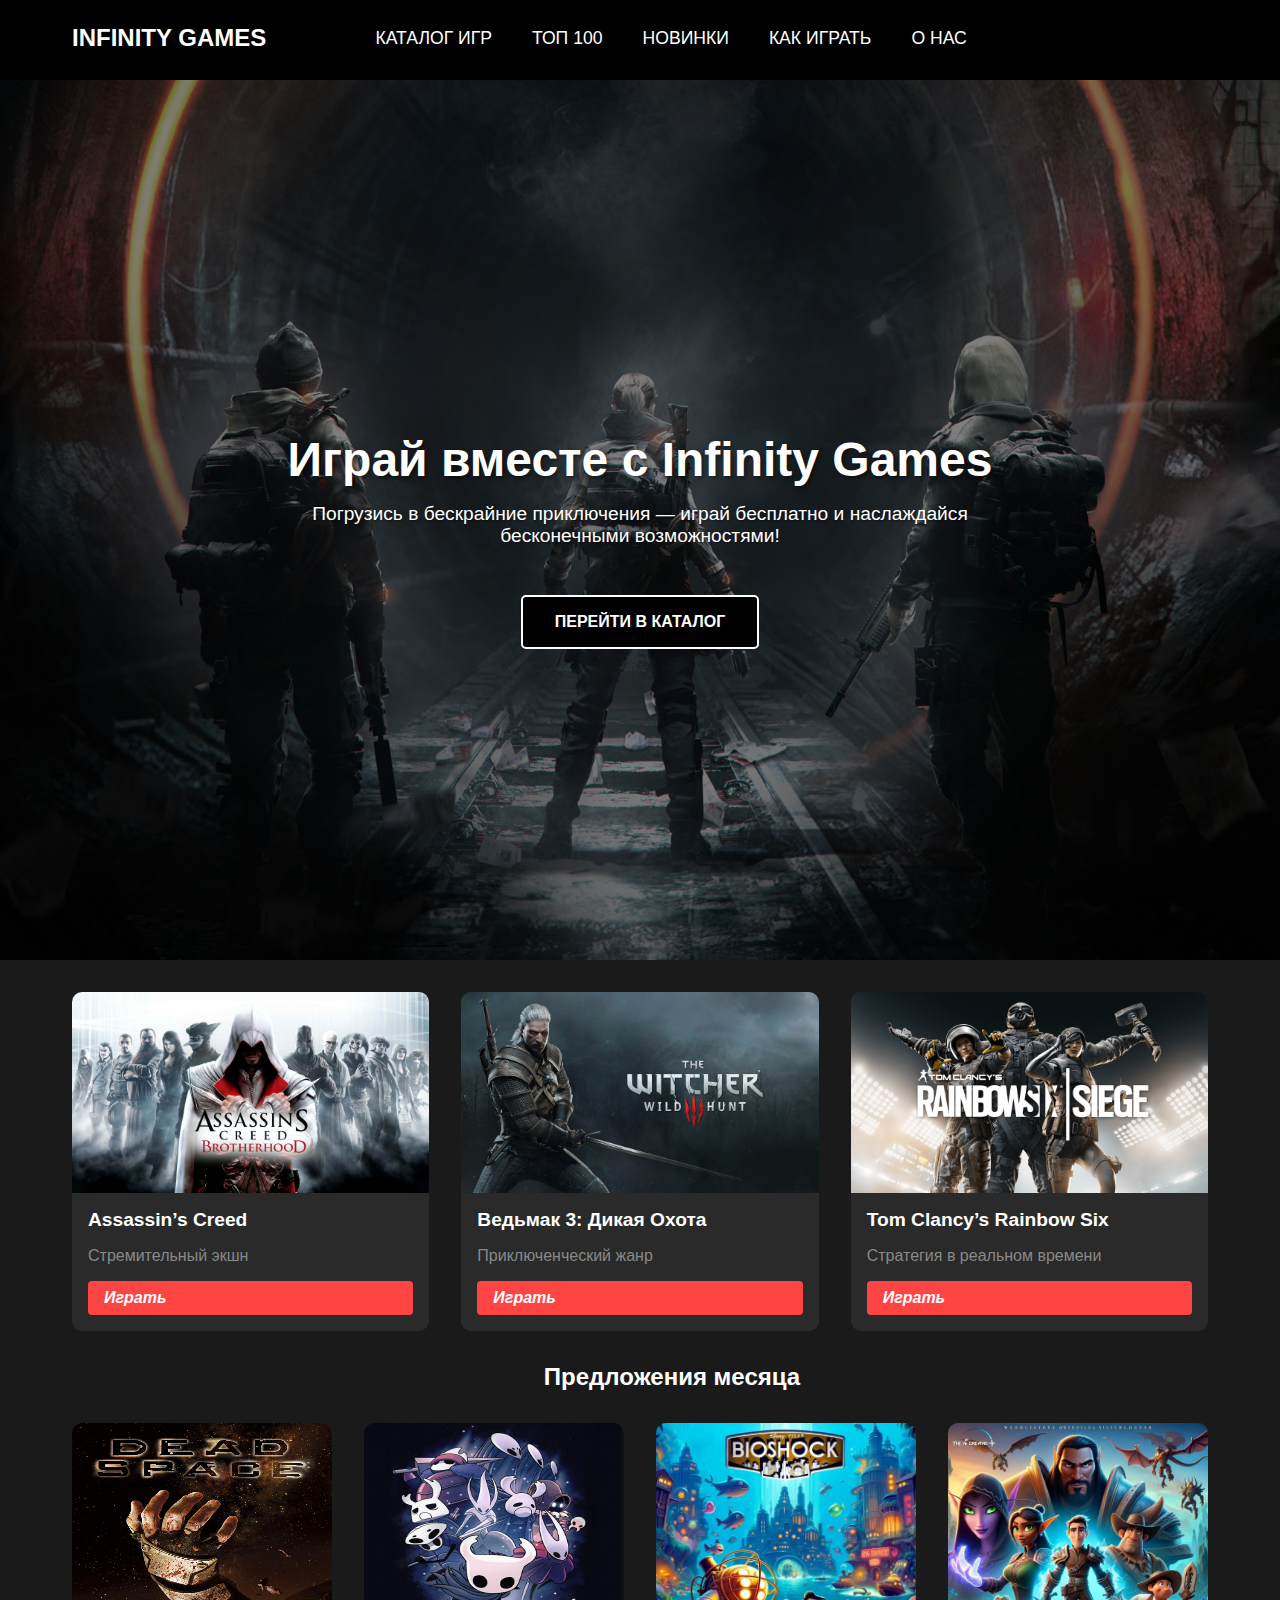
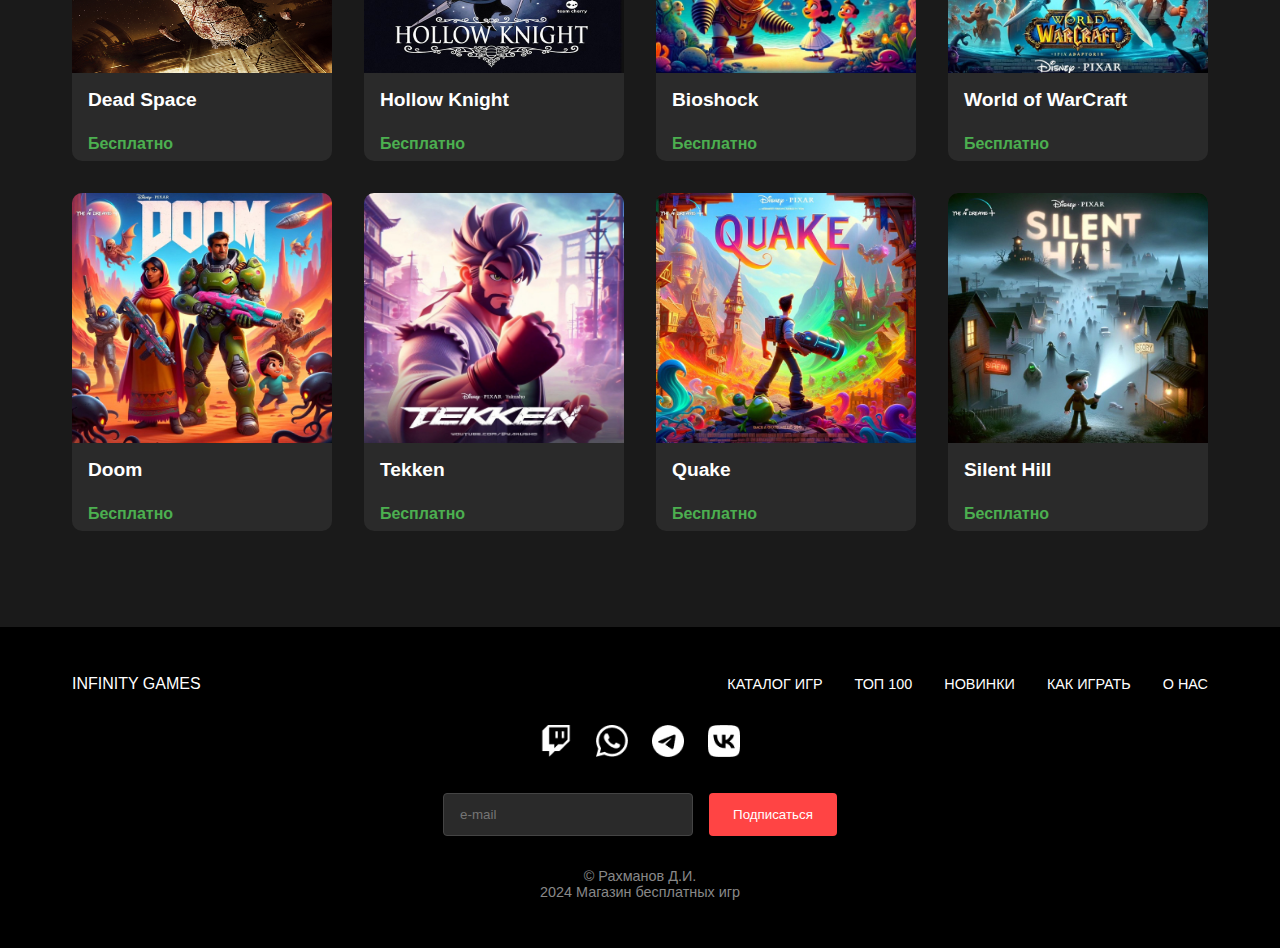
<file: index.html>
<!DOCTYPE html>
<html lang="ru">
    
<head>
    <meta charset="UTF-8">
    <meta name="viewport" content="width=device-width, initial-scale=1.0">
    <title>INFINITY GAMES</title>
    <link rel="stylesheet" href="mainstyle.css">
</head>
<body>
    <header>
        <div class="header-container">
            <div class="logo">INFINITY GAMES</div>
            <nav>
                <ul>
                    <li><a href="catalog.html">КАТАЛОГ ИГР</a></li>
                    <li><a href="#">ТОП 100</a></li>
                    <li><a href="#">НОВИНКИ</a></li>
                    <li><a href="#">КАК ИГРАТЬ</a></li>
                    <li><a href="contact.html">О НАС</a></li>
                </ul>
            </nav>
            <div class="header-icons">
                <a href="#" class="search-icon"><img src="/assets/search.png" alt="Поиск"></a>
                <a href="#" class="cart-icon"><img src="/assets/cart.png" alt="Корзина"></a>
                <a href="#" class="profile-icon"><img src="/assets/profile.png" alt="Профиль"></a>
            </div>
        </div>
    </header>

    <main>
        <section class="background">
            <div class="background-content">
                <h1>Играй вместе с Infinity Games</h1>
                <p>Погрузись в бескрайние приключения — играй бесплатно и наслаждайся бесконечными возможностями!</p>
                <a href="catalog.html" class="cta-button">ПЕРЕЙТИ В КАТАЛОГ</a>
            </div>
        </section>

        <section class="featured-games">
            <div class="games-grid">
                <div class="game-card">
                    <img src="/assets/Assassin1.jpg" alt="Assassin’s Creed ">
                    <h3>Assassin’s Creed </h3>
                    <p>Стремительный экшн</p>
                    <a href="catalog.html" class="game-link"><b><i>Играть</i></b></a>
                </div>
                <div class="game-card">
                    <img src="/assets/Vedmak.jpg" alt="Ведьмак 3: Дикая Охота">
                    <h3>Ведьмак 3: Дикая Охота</h3>
                    <p>Приключенческий жанр</p>
                    <a href="catalog.html" class="game-link"><b><i>Играть</i></b></a>
                </div>
                <div class="game-card">
                    <img src="/assets/Raibow.jpg" alt="Tom Clancy’s Rainbow Six">
                    <h3>Tom Clancy’s Rainbow Six</h3>
                    <p>Стратегия в реальном времени</p>
                    <a href="catalog.html" class="game-link"><b><i>Играть</i></b></a>
                </div>
            </div>
        </section>

        <section class="monthly-offers">
            <h2>Предложения месяца</h2>
            <div class="games-grid">
                <div class="game1-card">
                    <img src="/assets/Dead Space.jpg" alt="Dead Space">
                    <h3>Dead Space</h3>
                    <span class="price">Бесплатно</span>
                </div>
                <div class="game1-card">
                    <img src="/assets/Hollow Knight.jpg" alt="Hollow Knight">
                    <h3>Hollow Knight</h3>
                    <span class="price">Бесплатно</span>
                </div>
                <div class="game1-card">
                    <img src="/assets/Bioshock.jpg" alt="Bioshockm">
                    <h3>Bioshock</h3>
                    <span class="price">Бесплатно</span>
                </div>
                <div class="game1-card">
                    <img src="/assets/WarCraft.jpg" alt="World of WarCraft">
                    <h3>World of WarCraft</h3>
                    <span class="price">Бесплатно</span>
                </div>
                <div class="game1-card">
                    <img src="/assets/Doom.jpg" alt="Doom">
                    <h3>Doom</h3>
                    <span class="price">Бесплатно</span>
                </div>
                <div class="game1-card">
                    <img src="/assets/Tekken.jpg" alt="Tekken">
                    <h3>Tekken</h3>
                    <span class="price">Бесплатно</span>
                </div>
                <div class="game1-card">
                    <img src="/assets/Quake.jpg" alt="Quake">
                    <h3>Quake</h3>
                    <span class="price">Бесплатно</span>
                </div>
                <div class="game1-card">
                    <img src="/assets/Silent Hill.jpg" alt="Silent Hill">
                    <h3>Silent Hill</h3>
                    <span class="price">Бесплатно</span>
                </div>
            </div>
        </section>
    </main>

    <footer>
        <div class="footer-container">
            <div class="footer-top">
                <div class="footer-logo">INFINITY GAMES</div>
                <div class="footer-links">
                    <ul>
                        <li><a href="catalog.html">КАТАЛОГ ИГР</a></li>
                        <li><a href="#">ТОП 100</a></li>
                        <li><a href="#">НОВИНКИ</a></li>
                        <li><a href="#">КАК ИГРАТЬ</a></li>
                        <li><a href="contact.html">О НАС</a></li>
                    </ul>
                </div>
            </div>
            <div class="social-links">
                <a href="#" class="twitch"><img src="/assets/twitch.png" alt="Twitch"></a>
                <a href="#" class="whatsapp"><img src="/assets/whatsapp.png" alt="WhatsApp"></a>
                <a href="#" class="telegram"><img src="/assets/telegram.png" alt="Telegram"></a>
                <a href="#" class="vk"><img src="/assets/vk.png" alt="VK"></a>
            </div>
            <div class="newsletter">
                <input type="email" placeholder="e-mail">
                <button>Подписаться</button>
            </div>
            <div class="copyright">
                <p>© Рахманов Д.И.</p>
                <p>2024 Магазин бесплатных игр</p>
            </div>
        </div>
    </footer>
</body>
</html>
</file>
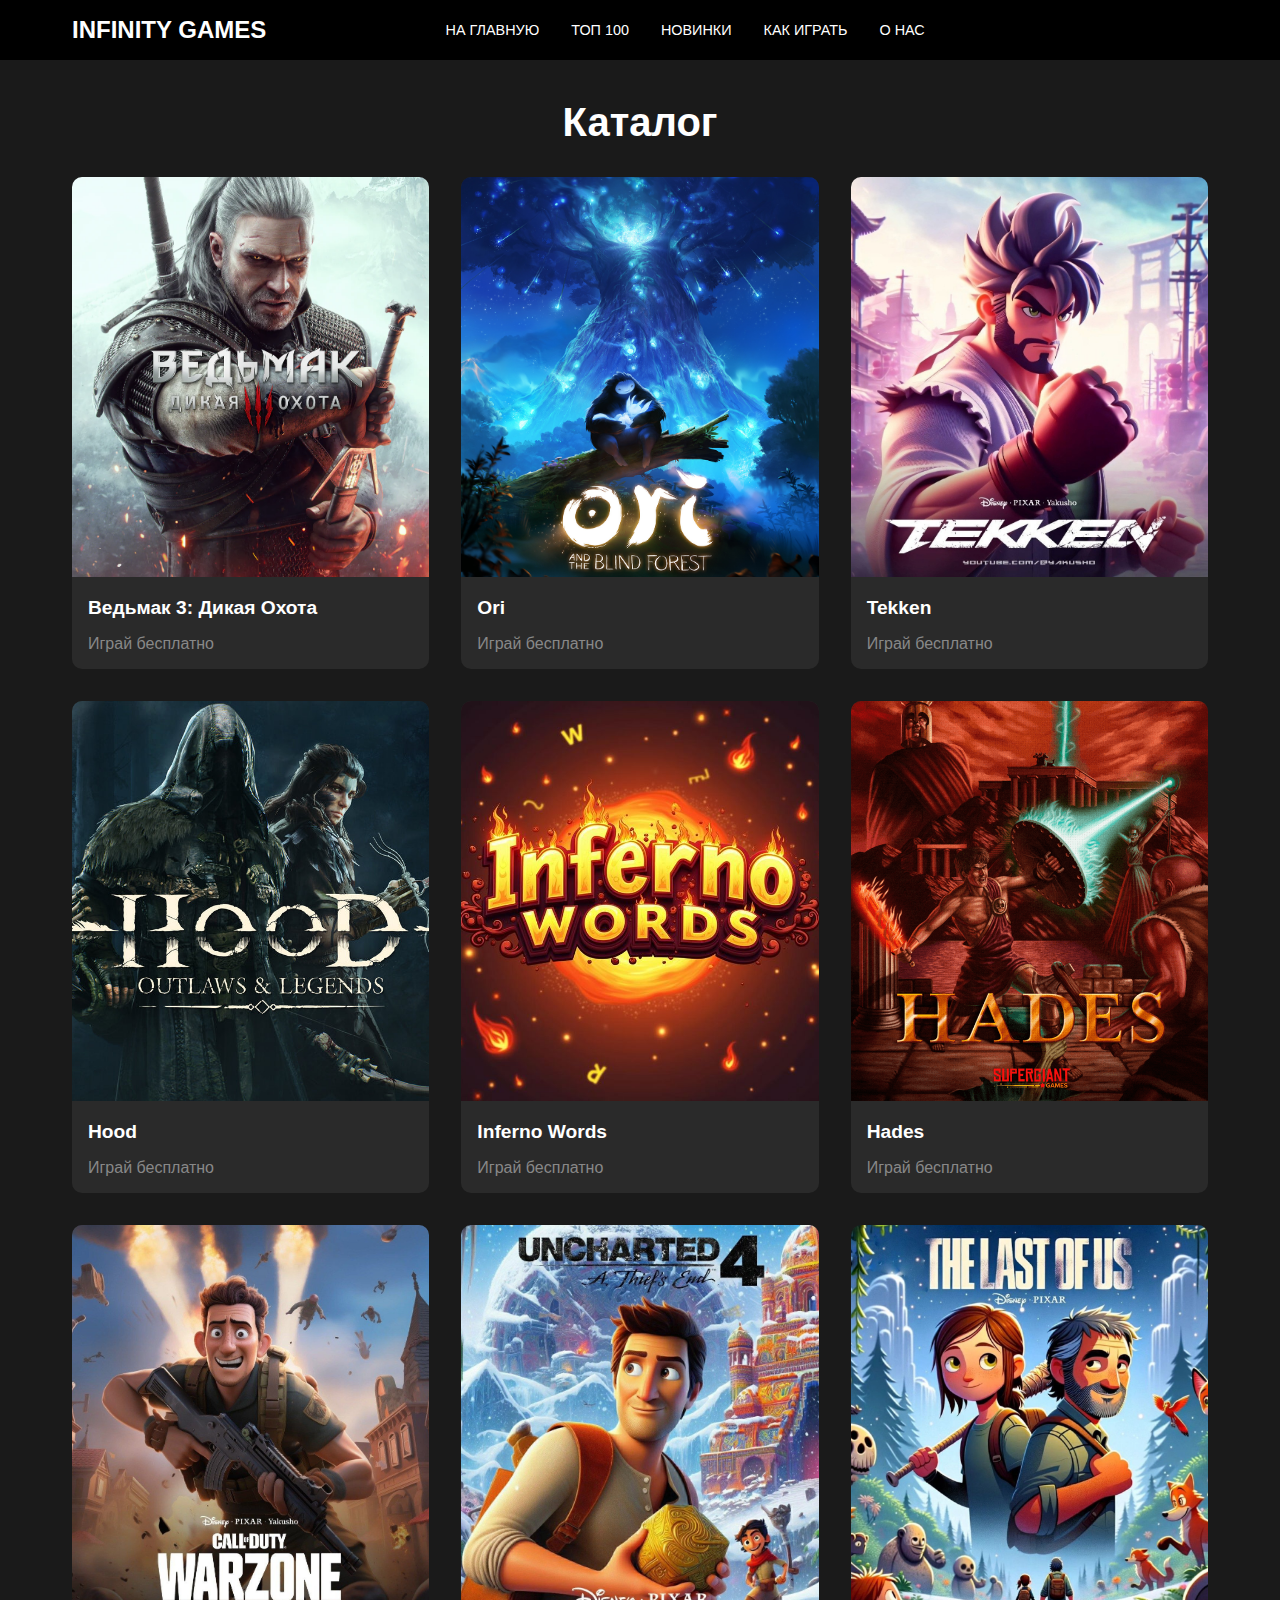
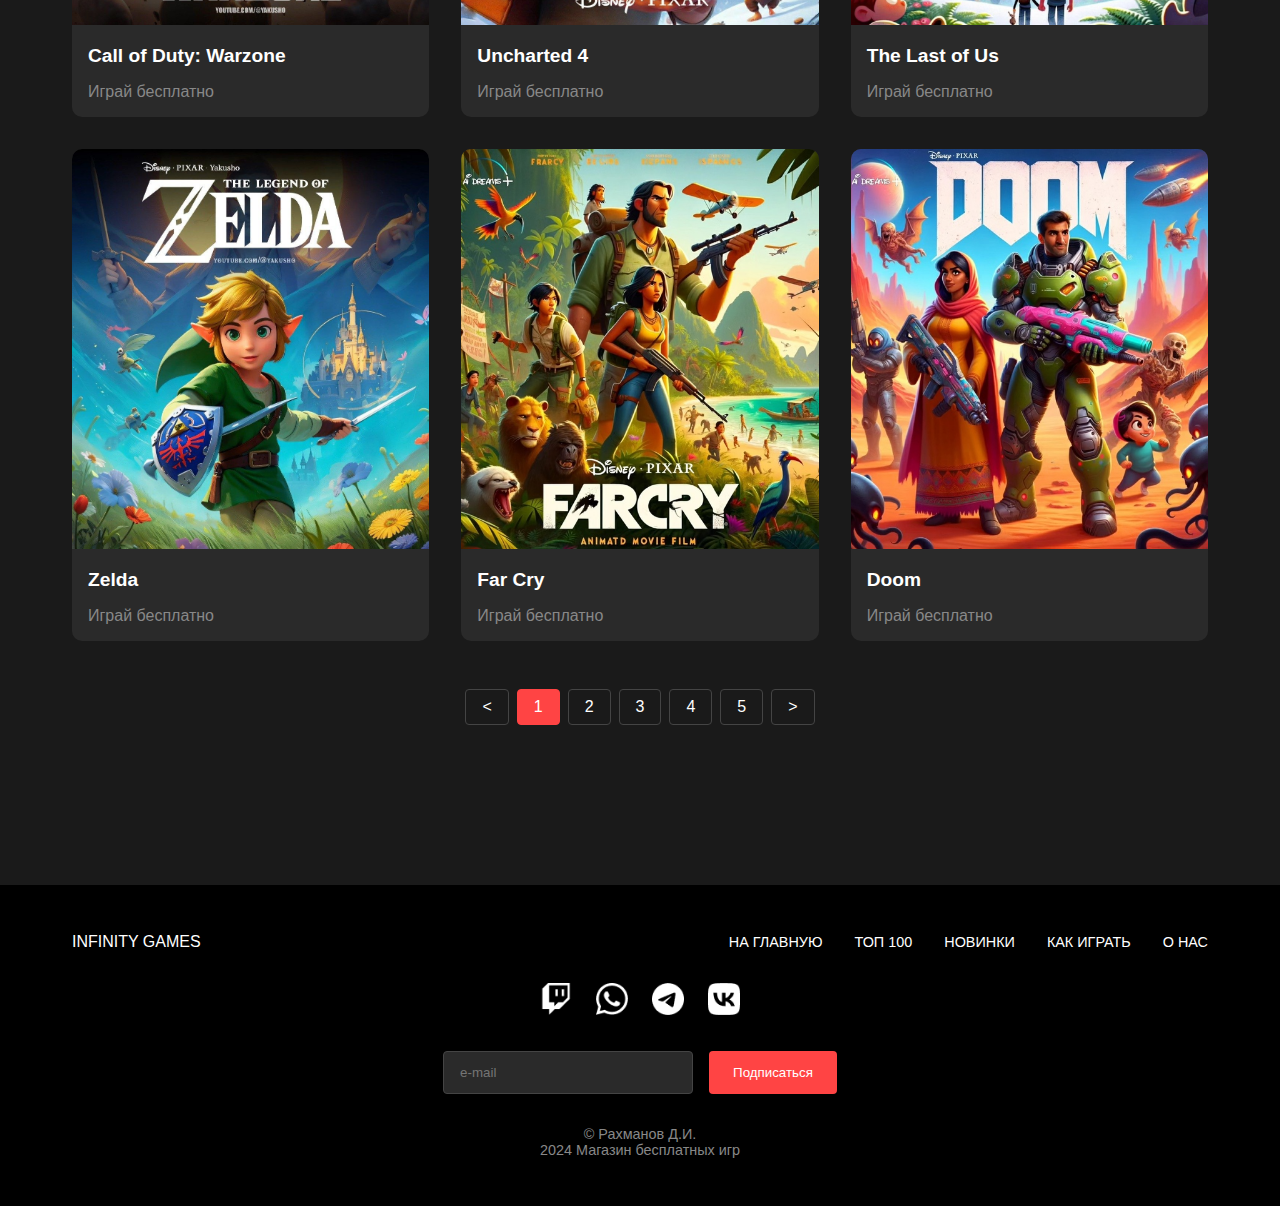
<file: catalog.html>
<!DOCTYPE html>
<html lang="ru">
<head>
    <meta charset="UTF-8">
    <meta name="viewport" content="width=device-width, initial-scale=1.0">
    <title>Каталог - INFINITY GAMES</title>
    <link rel="stylesheet" href="catalogstyle.css">
</head>
<body>
    <header>
        <div class="header-container">
            <div class="logo">INFINITY GAMES</div>
            <nav>
                <ul>
                    <li><a href="main.html">НА ГЛАВНУЮ</a></li>
                    <li><a href="#">ТОП 100</a></li>
                    <li><a href="#">НОВИНКИ</a></li>
                    <li><a href="#">КАК ИГРАТЬ</a></li>
                    <li><a href="contact.html">О НАС</a></li>
                </ul>
            </nav>
            <div class="header-icons">
                <a href="#" class="search-icon"><img src="/assets/search.png" alt="Поиск"></a>
                <a href="#" class="cart-icon"><img src="/assets/cart.png" alt="Корзина"></a>
                <a href="#" class="profile-icon"><img src="/assets/profile.png" alt="Профиль"></a>
            </div>
        </div>
    </header>

    <main>
        <h1 class="catalog-title">Каталог</h1>
        
        <div class="games-grid">
            <div class="game-card">
                <img src="/assets/Vedmak.webp" alt="Ведьмак 3: Дикая Охота">
                <h3>Ведьмак 3: Дикая Охота</h3>
                <p>Играй бесплатно</p>
            </div>
            <div class="game-card">
                <img src="/assets/Ori.png" alt="Ori">
                <h3>Ori</h3>
                <p>Играй бесплатно</p>
            </div>
            <div class="game-card">
                <img src="/assets/Tekken.jpg" alt="Tekken">
                <h3>Tekken</h3>
                <p>Играй бесплатно</p>
            </div>
            <div class="game-card">
                <img src="/assets/Hood.jpg" alt="Hood">
                <h3>Hood</h3>
                <p>Играй бесплатно</p>
            </div>
            <div class="game-card">
                <img src="/assets/Inferno.jpg" alt="Inferno Words">
                <h3>Inferno Words</h3>
                <p>Играй бесплатно</p>
            </div>
            <div class="game-card">
                <img src="/assets/Hades.png" alt="Hades">
                <h3>Hades</h3>
                <p>Играй бесплатно</p>
            </div>
            <div class="game-card">
                <img src="/assets/Warzone.jpg" alt="Call of Duty: Warzone">
                <h3>Call of Duty: Warzone</h3>
                <p>Играй бесплатно</p>
            </div>
            <div class="game-card">
                <img src="/assets/Uncharted.jpg" alt="Uncharted 4">
                <h3>Uncharted 4</h3>
                <p>Играй бесплатно</p>
            </div>
            <div class="game-card">
                <img src="/assets/The Last of Us.jpg" alt="The Last of Us">
                <h3>The Last of Us</h3>
                <p>Играй бесплатно</p>
            </div>
            <div class="game-card">
                <img src="/assets/Zelda.jpg" alt="Zelda">
                <h3>Zelda</h3>
                <p>Играй бесплатно</p>
            </div>
            <div class="game-card">
                <img src="/assets/Farcry.jpg" alt="Far Cry">
                <h3>Far Cry</h3>
                <p>Играй бесплатно</p>
            </div>
            <div class="game-card">
                <img src="/assets/Doom.jpg" alt="Doom">
                <h3>Doom</h3>
                <p>Играй бесплатно</p>
            </div>
        </div>

        <div class="pagination">
            <a href="#" class="prev">&lt;</a>
            <a href="#" class="active">1</a>
            <a href="#">2</a>
            <a href="#">3</a>
            <a href="#">4</a>
            <a href="#">5</a>
            <a href="#" class="next">&gt;</a>
        </div>
    </main>

    <footer>
        <div class="footer-container">
            <div class="footer-top">
                <div class="footer-logo">INFINITY GAMES</div>
                <div class="footer-links">
                    <ul>
                        <li><a href="main.html">НА ГЛАВНУЮ</a></li>
                        <li><a href="#">ТОП 100</a></li>
                        <li><a href="#">НОВИНКИ</a></li>
                        <li><a href="#">КАК ИГРАТЬ</a></li>
                        <li><a href="contact.html">О НАС</a></li>
                    </ul>
                </div>
            </div>
            <div class="social-links">
                <a href="#" class="twitch"><img src="/assets/twitch.png" alt="Twitch"></a>
                <a href="#" class="whatsapp"><img src="/assets/whatsapp.png" alt="WhatsApp"></a>
                <a href="#" class="telegram"><img src="/assets/telegram.png" alt="Telegram"></a>
                <a href="#" class="vk"><img src="/assets/vk.png" alt="VK"></a>
            </div>
            <div class="newsletter">
                <input type="email" placeholder="e-mail">
                <button>Подписаться</button>
            </div>
            <div class="copyright">
                <p>© Рахманов Д.И.</p>
                <p>2024 Магазин бесплатных игр</p>
            </div>
        </div>
    </footer>
</body>
</html>
</file>
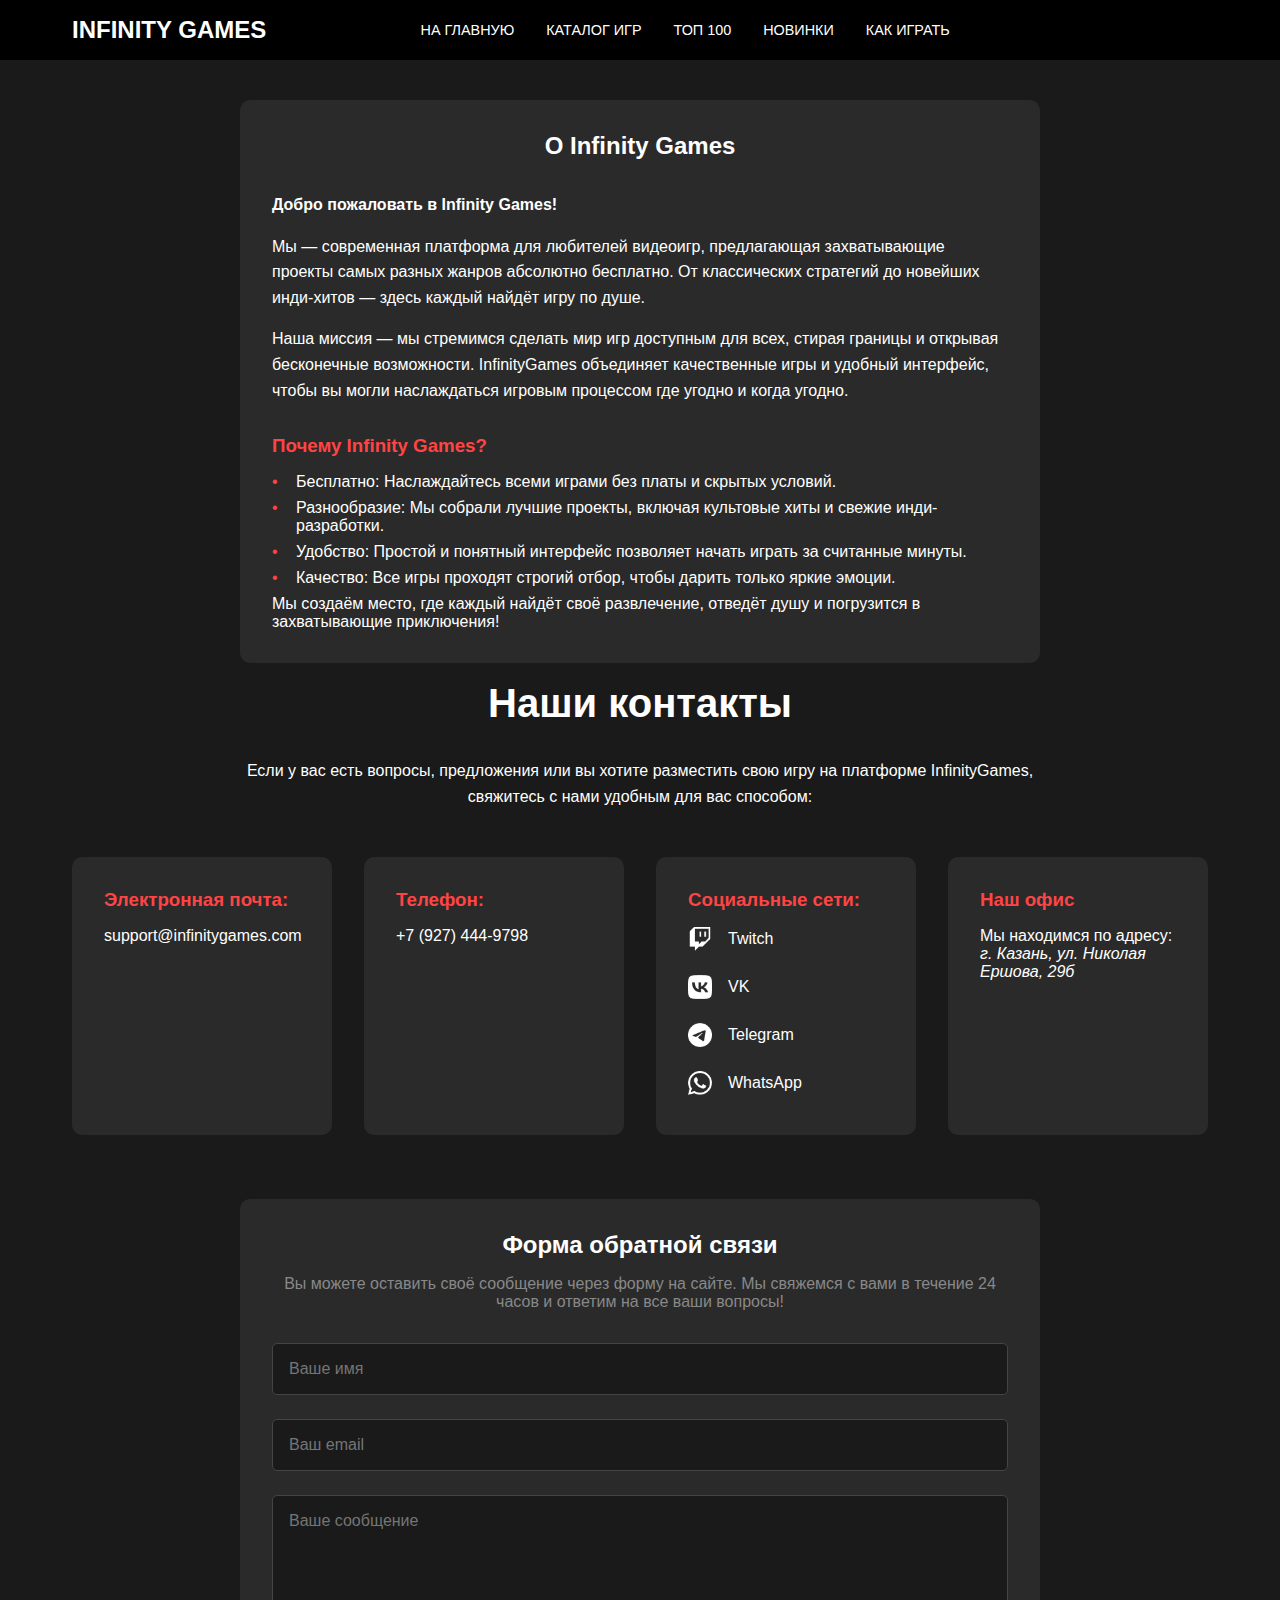
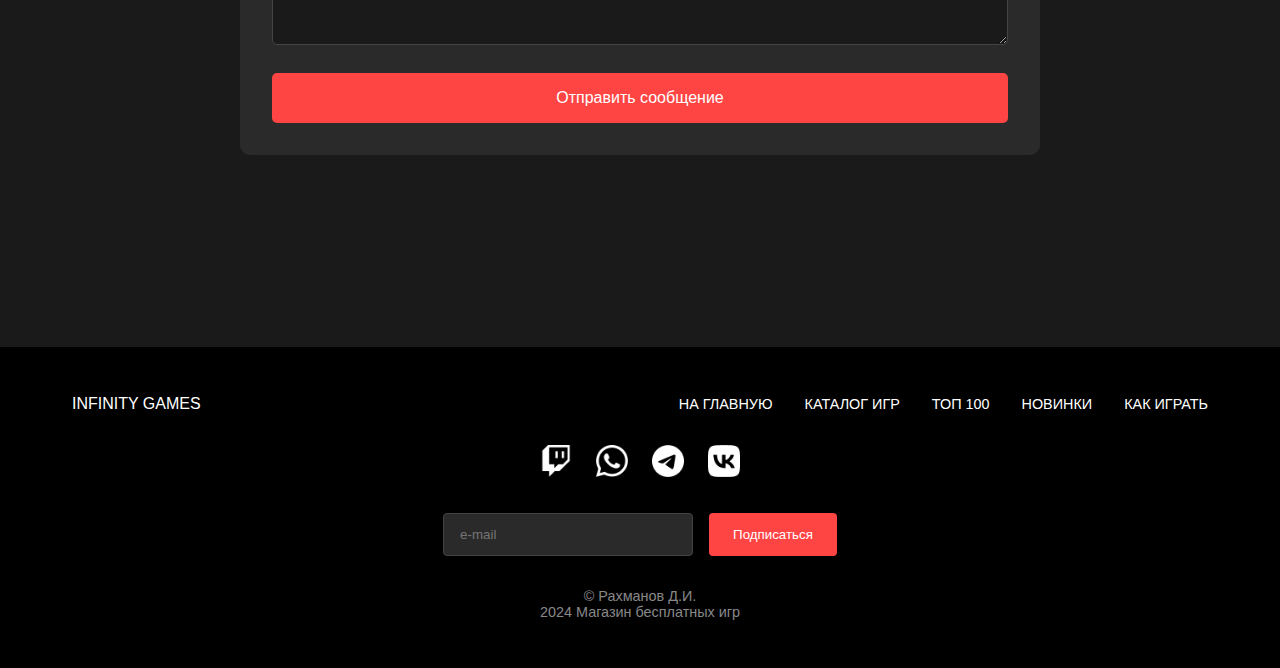
<file: contact.html>
<!DOCTYPE html>
<html lang="ru">
<head>
    <meta charset="UTF-8">
    <meta name="viewport" content="width=device-width, initial-scale=1.0">
    <title>О нас - INFINITY GAMES</title>
    <link rel="stylesheet" href="contactstyle.css">
</head>
<body>
    <header>
        <div class="header-container">
            <div class="logo">INFINITY GAMES</div>
            <nav>
                <ul>
                    <li><a href="main.html">НА ГЛАВНУЮ</a></li>
                    <li><a href="catalog.html">КАТАЛОГ ИГР</a></li>
                    <li><a href="#">ТОП 100</a></li>
                    <li><a href="#">НОВИНКИ</a></li>
                    <li><a href="#">КАК ИГРАТЬ</a></li>
                </ul>
            </nav>
            <div class="header-icons">
                <a href="#" class="search-icon"><img src="/assets/search.png" alt="Поиск"></a>
                <a href="#" class="cart-icon"><img src="/assets/cart.png" alt="Корзина"></a>
                <a href="#" class="profile-icon"><img src="/assets/profile.png" alt="Профиль"></a>
            </div>
        </div>
    </header>

    <main>
        <section class="about-section">
            <h2>О Infinity Games</h2>
            <div class="about-content">
                <p><b> Добро пожаловать в Infinity Games! </b></p>
                <p>  Мы — современная платформа для любителей видеоигр, предлагающая захватывающие проекты самых разных жанров абсолютно бесплатно. От классических стратегий до новейших инди-хитов — здесь каждый найдёт игру по душе.</p>
                <p>Наша миссия — мы стремимся сделать мир игр доступным для всех, стирая границы и открывая бесконечные возможности. InfinityGames объединяет качественные игры и удобный интерфейс, чтобы вы могли наслаждаться игровым процессом где угодно и когда угодно.</p>
            </div>

            <div class="features">
                <h3>Почему Infinity Games?</h3>
                <ul>
                    <li>Бесплатно: Наслаждайтесь всеми играми без платы и скрытых условий.</li>
                    <li>Разнообразие: Мы собрали лучшие проекты, включая культовые хиты и свежие инди-разработки.</li>
                    <li>Удобство: Простой и понятный интерфейс позволяет начать играть за считанные минуты.</li>
                    <li>Качество: Все игры проходят строгий отбор, чтобы дарить только яркие эмоции.</li>
                    <p> Мы создаём место, где каждый найдёт своё развлечение, отведёт душу и погрузится в захватывающие приключения!</p>
                </ul>
            </div>
        </section>

        <br>
        <h1 class="contact-title">Наши контакты</h1>
        
        <section class="contact-info">
            <p class="contact-intro">
                Если у вас есть вопросы, предложения или вы хотите разместить свою игру на платформе InfinityGames, свяжитесь с нами удобным для вас способом:
            </p>
            
            <div class="contact-details">
                <div class="contact-item">
                    <h3>Электронная почта:</h3>
                    <a href="mailto:support@INFINITYgames.com">support@infinitygames.com</a>
                </div>
                
                <div class="contact-item">
                    <h3>Телефон:</h3>
                    <a href="tel:+79965678900">+7 (927) 444-9798</a>
                </div>
                
                <div class="contact-item">
                    <h3>Социальные сети:</h3>
                    <div class="social-links-contact">
                        <a href="#" class="twitch"><img src="/assets/twitch.png" alt="Twitch">Twitch</a>
                        <a href="#" class="vk"><img src="/assets/vk.png" alt="VK">VK</a>
                        <a href="#" class="telegram"><img src="/assets/telegram.png" alt="Telegram">Telegram</a>
                        <a href="#" class="whatsapp"><img src="/assets/whatsapp.png" alt="WhatsApp">WhatsApp</a>
                    </div>
                </div>
                
                <div class="contact-item">
                    <h3>Наш офис</h3>
                    <p> Мы находимся по адресу:</p>
                    <address>г. Казань, ул. Николая Ершова, 29б</address>
                </div>
            </div>
        </section>

        <section class="contact-form">
            <h2>Форма обратной связи</h2>
            <p> Вы можете оставить своё сообщение через форму на сайте. Мы свяжемся с вами в течение 24 часов и ответим на все ваши вопросы!</p>
            <form id="feedback-form">
                <div class="form-group">
                    <input type="text" id="name" name="name" placeholder="Ваше имя" required>
                </div>
                <div class="form-group">
                    <input type="email" id="email" name="email" placeholder="Ваш email" required>
                </div>
                <div class="form-group">
                    <textarea id="message" name="message" placeholder="Ваше сообщение" required></textarea>
                </div>
                <button type="submit">Отправить сообщение</button>
            </form>
        </section>

    </main>

    <footer>
        <div class="footer-container">
            <div class="footer-top">
                <div class="footer-logo">INFINITY GAMES</div>
                <div class="footer-links">
                    <ul>
                        <li><a href="main.html">НА ГЛАВНУЮ</a></li>
                        <li><a href="catalog.html">КАТАЛОГ ИГР</a></li>
                        <li><a href="#">ТОП 100</a></li>
                        <li><a href="#">НОВИНКИ</a></li>
                        <li><a href="#">КАК ИГРАТЬ</a></li>
                    </ul>
                </div>
            </div>
            <div class="social-links">
                <a href="#" class="twitch"><img src="/assets/twitch.png" alt="Twitch"></a>
                <a href="#" class="whatsapp"><img src="/assets/whatsapp.png" alt="WhatsApp"></a>
                <a href="#" class="telegram"><img src="/assets/telegram.png" alt="Telegram"></a>
                <a href="#" class="vk"><img src="/assets/vk.png" alt="VK"></a>
            </div>
            <div class="newsletter">
                <input type="email" placeholder="e-mail">
                <button>Подписаться</button>
            </div>
            <div class="copyright">
                <p>© Рахманов Д.И.</p>
                <p>2024 Магазин бесплатных игр</p>
            </div>
        </div>
    </footer>
</body>
</html>
</file>
<file: mainstyle.css>
* {
    margin: 0;
    padding: 0;
    box-sizing: border-box;
    font-family: Arial, sans-serif;
}

body {
    background-color: #1a1a1a;
    color: #ffffff;
    margin: 0;
    padding: 0;
}

header {
    background-color: #000000;
    width: 100%;
    position: fixed;
    top: 0;
    left: 0;
    z-index: 9999;
    height: 80px;
}

.header-container {
    max-width: 1200px;
    margin: 0 auto;
    display: flex;
    justify-content: space-between;
    align-items: center;
    padding: 1.5rem 2rem;
}

.logo {
    font-size: 1.5rem;
    font-weight: bold;
}

nav ul {
    display: flex;
    list-style: none;
    gap: 2.5rem;
}

nav a {
    color: #ffffff;
    text-decoration: none;
    font-size: 1.1rem;
}

nav a:hover {
    color: #ff4444;
}

.header-icons {
    display: flex;
    gap: 1.5rem;
}

.header-icons img {
    width: 28px;
    height: 28px;
    vertical-align: middle;
}

.header-icons a {
    color: #ffffff;
    text-decoration: none;
}


.background {
    min-height: 100vh;
    background-image: linear-gradient(rgba(0,0,0,0.5), rgba(0,0,0,0.5)), url('/assets/hero-bg.jpg');
    background-size: cover;
    background-position: center;
    display: flex;
    align-items: center;
    justify-content: center;
    text-align: center;
    padding-top: 60px;
}

.background-content {
    max-width: 800px;
    padding: 2rem;
}

.background h1 {
    font-size: 3rem;
    margin-bottom: 1rem;
    text-shadow: 2px 2px 4px rgba(0,0,0,0.5);
}

.background p {
    font-size: 1.2rem;
    margin-bottom: 2rem;
    text-shadow: 1px 1px 2px rgba(0,0,0,0.5);
}

.cta-button {
    display: inline-block;
    padding: 1rem 2rem;
    background-color: #000;
    color: white;
    text-decoration: none;
    border-radius: 5px;
    margin-top: 1rem;
    font-weight: bold;
    border: 2px solid #fff;
    transition: all 0.3s ease;
}

.cta-button:hover {
    background-color: #fff;
    color: #000;
}

.games-grid {
    max-width: 1200px;
    margin: 0 auto;
    display: grid;
    grid-template-columns: repeat(auto-fit, minmax(250px, 1fr));
    gap: 2rem;
    padding: 2rem;
}

.game-card {
    background-color: #2a2a2a;
    border-radius: 10px;
    overflow: hidden;
    transition: transform 0.3s;
    display: flex;
    flex-direction: column;
}

.game-card:hover {
    transform: translateY(-5px);
}

.game-card img {
    width: 100%;
    height: auto;
    object-fit: cover;
}

.game-card h3 {
    padding: 1rem;
    font-size: 1.2rem;
}

.game-card p {
    padding: 0 1rem 1rem;
    color: #888;
}

.game1-card {
    background-color: #2a2a2a;
    border-radius: 10px;
    overflow: hidden;
    transition: transform 0.3s;
    display: flex;
    flex-direction: column;
    max-height: 400px; /* Устанавливаем максимальную высоту карточки */
}

.game1-card:hover {
    transform: translateY(-5px);
}

.game1-card img {
    width: 100%; /* Картинка будет растягиваться по ширине карточки */
    height: 250px; /* Увеличиваем высоту картинки */
    object-fit: fill; /* Картинка будет обрезаться, чтобы заполнила пространство */
}

.game1-card h3 {
    padding: 1rem;
    font-size: 1.2rem;
}

.game1-card p {
    padding: 0 1rem 1rem;
    color: #888;
}

.price {
    display: block;
    padding: 0.5rem 1rem;
    color: #4CAF50;
    font-weight: bold;
}

.game-link {
    display: inline-block;
    padding: 0.5rem 1rem;
    background-color: #ff4444;
    color: white;
    text-decoration: none;
    border-radius: 4px;
    margin: 0 1rem 1rem;
    transition: background-color 0.3s ease;
}

.game-link:hover {
    background-color: #ff6666;
}

.monthly-offers h2 {
    margin-bottom: 0rem;
    padding-left: 5%; /* Адаптивный отступ */
    text-align: center; /* Текст остаётся слева */
}

/* Footer */
footer {
    background-color: #000000;
    padding: 3rem 0;
    margin-top: 4rem;
}

.footer-container {
    max-width: 1200px;
    margin: 0 auto;
    padding: 0 2rem;
}

.footer-top {
    display: flex;
    justify-content: space-between;
    align-items: center;
    margin-bottom: 2rem;
}

.footer-links ul {
    list-style: none;
    display: flex;
    gap: 2rem;
}

.footer-links a {
    color: #ffffff;
    text-decoration: none;
    font-size: 0.9rem;
}

.footer-links a:hover {
    color: #ff4444;
}

.social-links {
    display: flex;
    justify-content: center;
    gap: 1.5rem;
    margin: 2rem 0;
}

.social-links img {
    width: 32px;
    height: 32px;
    transition: transform 0.3s ease;
}

.social-links a:hover img {
    transform: scale(1.1);
}

.newsletter {
    display: flex;
    justify-content: center;
    gap: 1rem;
    margin: 2rem 0;
}

.newsletter input {
    padding: 0.8rem 1rem;
    width: 250px;
    background-color: #2a2a2a;
    border: 1px solid #444;
    border-radius: 4px;
    color: white;
}

.newsletter button {
    padding: 0.8rem 1.5rem;
    background-color: #ff4444;
    border: none;
    border-radius: 4px;
    color: white;
    cursor: pointer;
    transition: background-color 0.3s ease;
}

.newsletter button:hover {
    background-color: #ff6666;
}

.copyright {
    text-align: center;
    margin-top: 2rem;
    color: #888;
    font-size: 0.9rem;
}

main {
    margin-top: 60px;
}

/* Media Queries */
@media screen and (max-width: 1200px) {
    .logo {
        font-size: 1.3rem;
    }

    nav ul {
        gap: 1.5rem;
    }

    nav a {
        font-size: 1rem;
    }
}

@media screen and (max-width: 768px) {
    header {
        height: auto;
        position: relative;
    }

    .header-container {
        flex-direction: column;
        padding: 1rem;
    }

    .logo {
        font-size: 1.2rem;
        margin-bottom: 1rem;
    }

    nav ul {
        flex-direction: column;
        text-align: center;
        gap: 1rem;
    }

    nav a {
        font-size: 1.1rem;
    }

    .header-icons {
        margin-top: 1rem;
    }

    .games-grid {
        grid-template-columns: repeat(2, 1fr);
    }

    .footer-links ul {
        flex-direction: column;
        text-align: center;
        gap: 1rem;
    }

    .footer-links a {
        font-size: 0.9rem;
    }

    .newsletter {
        flex-direction: column;
        align-items: center;
    }

    .newsletter input {
        width: 100%;
        max-width: 300px;
    }
}

@media screen and (max-width: 480px) {
    .logo {
        font-size: 1.3rem;
    }

    .games-grid {
        grid-template-columns: 1fr;
    }

    .game-card {
        margin-bottom: 2rem;
    }

    .footer-container {
        padding: 2rem 1rem;
    }
}
</file>
<file: catalogstyle.css>
* {
    margin: 0;
    padding: 0;
    box-sizing: border-box;
    font-family: Arial, sans-serif;
}

body {
    background-color: #1a1a1a;
    color: #ffffff;
    margin: 0;
    padding: 0;
}


header {
    background-color: #000000;
    width: 100%;
    position: fixed;
    top: 0;
    left: 0;
    z-index: 9999;
    height: 60px;
}

.header-container {
    max-width: 1200px;
    margin: 0 auto;
    display: flex;
    justify-content: space-between;
    align-items: center;
    padding: 1rem 2rem;
}

.logo {
    font-size: 1.5rem;
    font-weight: bold;
}

nav ul {
    display: flex;
    list-style: none;
    gap: 2rem;
}

nav a {
    color: #ffffff;
    text-decoration: none;
    font-size: 0.9rem;
}

nav a:hover, nav a.active {
    color: #ff4444;
}

.header-icons {
    display: flex;
    gap: 1rem;
}

.header-icons img {
    width: 24px;
    height: 24px;
}

/* Main content */
main {
    max-width: 1200px;
    margin: 0 auto;
    padding: 100px 2rem 4rem;
}

.catalog-title {
    font-size: 2.5rem;
    margin-bottom: 2rem;
    text-align: center;
}

.games-grid {
    display: grid;
    grid-template-columns: repeat(auto-fill, minmax(300px, 1fr));
    gap: 2rem;
    margin-bottom: 3rem;
}

.game-card {
    background-color: #2a2a2a;
    border-radius: 10px;
    overflow: hidden;
    transition: transform 0.3s;
}

.game-card:hover {
    transform: translateY(-5px);
}

.game-card img {
    width: 100%;
    height: 400px;
    object-fit: cover;
}

.game-card h3 {
    padding: 1rem;
    font-size: 1.2rem;
}

.game-card p {
    padding: 0 1rem 1rem;
    color: #888;
}

/* Pagination */
.pagination {
    display: flex;
    justify-content: center;
    gap: 0.5rem;
    margin: 2rem 0;
}

.pagination a {
    color: #ffffff;
    text-decoration: none;
    padding: 0.5rem 1rem;
    border: 1px solid #444;
    border-radius: 4px;
    transition: all 0.3s;
}

.pagination a:hover,
.pagination a.active {
    background-color: #ff4444;
    border-color: #ff4444;
}

/* Footer */
footer {
    background-color: #000000;
    padding: 3rem 0;
    margin-top: 4rem;
}

.footer-container {
    max-width: 1200px;
    margin: 0 auto;
    padding: 0 2rem;
}

.footer-top {
    display: flex;
    justify-content: space-between;
    align-items: center;
    margin-bottom: 2rem;
}

.footer-links ul {
    list-style: none;
    display: flex;
    gap: 2rem;
}

.footer-links a {
    color: #ffffff;
    text-decoration: none;
    font-size: 0.9rem;
}

.footer-links a:hover {
    color: #ff4444;
}

.social-links {
    display: flex;
    justify-content: center;
    gap: 1.5rem;
    margin: 2rem 0;
}

.social-links img {
    width: 32px;
    height: 32px;
    transition: transform 0.3s ease;
}

.social-links a:hover img {
    transform: scale(1.1);
}

.newsletter {
    display: flex;
    justify-content: center;
    gap: 1rem;
    margin: 2rem 0;
}

.newsletter input {
    padding: 0.8rem 1rem;
    width: 250px;
    background-color: #2a2a2a;
    border: 1px solid #444;
    border-radius: 4px;
    color: white;
}

.newsletter button {
    padding: 0.8rem 1.5rem;
    background-color: #ff4444;
    border: none;
    border-radius: 4px;
    color: white;
    cursor: pointer;
    transition: background-color 0.3s ease;
}

.newsletter button:hover {
    background-color: #ff6666;
}

.copyright {
    text-align: center;
    margin-top: 2rem;
    color: #888;
    font-size: 0.9rem;
}

/* Responsive styles */
@media screen and (max-width: 768px) {
    .header-container {
        flex-direction: column;
        padding: 1rem;
        height: auto;
    }

    header {
        height: auto;
        position: relative;
    }

    nav ul {
        flex-direction: column;
        text-align: center;
        gap: 1rem;
        margin: 1rem 0;
    }

    .games-grid {
        grid-template-columns: repeat(auto-fill, minmax(250px, 1fr));
    }

    .footer-top {
        flex-direction: column;
        text-align: center;
        gap: 1rem;
    }

    .footer-links ul {
        flex-direction: column;
        gap: 1rem;
    }

    .newsletter {
        flex-direction: column;
        align-items: center;
    }

    .newsletter input {
        width: 100%;
        max-width: 300px;
    }
}

@media screen and (max-width: 480px) {
    .catalog-title {
        font-size: 2rem;
    }

    .games-grid {
        grid-template-columns: 1fr;
    }

    .game-card img {
        height: 300px;
    }

    .pagination a {
        padding: 0.4rem 0.8rem;
        font-size: 0.9rem;
    }
}
</file>
<file: contactstyle.css>
* {
    margin: 0;
    padding: 0;
    box-sizing: border-box;
    font-family: Arial, sans-serif;
}

body {
    background-color: #1a1a1a;
    color: #ffffff;
    margin: 0;
    padding: 0;
}

/* Header styles */
header {
    background-color: #000000;
    width: 100%;
    position: fixed;
    top: 0;
    left: 0;
    z-index: 9999;
    height: 60px;
}

.header-container {
    max-width: 1200px;
    margin: 0 auto;
    display: flex;
    justify-content: space-between;
    align-items: center;
    padding: 1rem 2rem;
}

.logo {
    font-size: 1.5rem;
    font-weight: bold;
}

nav ul {
    display: flex;
    list-style: none;
    gap: 2rem;
}

nav a {
    color: #ffffff;
    text-decoration: none;
    font-size: 0.9rem;
}

nav a:hover, nav a.active {
    color: #ff4444;
}

.header-icons {
    display: flex;
    gap: 1rem;
}

.header-icons img {
    width: 24px;
    height: 24px;
}

/* Main content */
main {
    max-width: 1200px;
    margin: 0 auto;
    padding: 100px 2rem 4rem;
}

.contact-title {
    font-size: 2.5rem;
    margin-bottom: 2rem;
    text-align: center;
}

.contact-intro {
    text-align: center;
    max-width: 800px;
    margin: 0 auto 3rem;
    line-height: 1.6;
}

.contact-details {
    display: grid;
    grid-template-columns: repeat(auto-fit, minmax(250px, 1fr));
    gap: 2rem;
    margin-bottom: 4rem;
}

.contact-item {
    background-color: #2a2a2a;
    padding: 2rem;
    border-radius: 10px;
    transition: transform 0.3s ease;
}

.contact-item:hover {
    transform: translateY(-5px);
}

.contact-item h3 {
    color: #ff4444;
    margin-bottom: 1rem;
}

.contact-item a {
    color: #ffffff;
    text-decoration: none;
    display: block;
    margin-bottom: 0.5rem;
}

.contact-item a:hover {
    color: #ff4444;
}

.social-links-contact {
    display: flex;
    flex-direction: column;
    gap: 1rem;
}

.social-links-contact a {
    display: flex;
    align-items: center;
    gap: 1rem;
}

.social-links-contact img {
    width: 24px;
    height: 24px;
}

/* Contact Form */
.contact-form {
    max-width: 800px;
    margin: 0 auto 4rem;
    padding: 2rem;
    background-color: #2a2a2a;
    border-radius: 10px;
}

.contact-form h2 {
    text-align: center;
    margin-bottom: 1rem;
}

.contact-form p {
    text-align: center;
    margin-bottom: 2rem;
    color: #888;
}

.form-group {
    margin-bottom: 1.5rem;
}

.form-group input,
.form-group textarea {
    width: 100%;
    padding: 1rem;
    background-color: #1a1a1a;
    border: 1px solid #444;
    border-radius: 5px;
    color: #ffffff;
    font-size: 1rem;
}

.form-group textarea {
    min-height: 150px;
    resize: vertical;
}

.contact-form button {
    width: 100%;
    padding: 1rem;
    background-color: #ff4444;
    border: none;
    border-radius: 5px;
    color: #ffffff;
    font-size: 1rem;
    cursor: pointer;
    transition: background-color 0.3s ease;
}

.contact-form button:hover {
    background-color: #ff6666;
}

/* About Section */
.about-section {
    max-width: 800px;
    margin: 0 auto;
    padding: 2rem;
    background-color: #2a2a2a;
    border-radius: 10px;
}

.about-section h2 {
    text-align: center;
    margin-bottom: 2rem;
}

.about-content {
    margin-bottom: 2rem;
}

.about-content p {
    margin-bottom: 1rem;
    line-height: 1.6;
}

.features h3 {
    color: #ff4444;
    margin-bottom: 1rem;
}

.features ul {
    list-style: none;
}

.features li {
    margin-bottom: 0.5rem;
    padding-left: 1.5rem;
    position: relative;
}

.features li::before {
    content: "•";
    color: #ff4444;
    position: absolute;
    left: 0;
}

/* Footer */
footer {
    background-color: #000000;
    padding: 3rem 0;
    margin-top: 4rem;
}

.footer-container {
    max-width: 1200px;
    margin: 0 auto;
    padding: 0 2rem;
}

.footer-top {
    display: flex;
    justify-content: space-between;
    align-items: center;
    margin-bottom: 2rem;
}

.footer-links ul {
    list-style: none;
    display: flex;
    gap: 2rem;
}

.footer-links a {
    color: #ffffff;
    text-decoration: none;
    font-size: 0.9rem;
}

.footer-links a:hover {
    color: #ff4444;
}

.social-links {
    display: flex;
    justify-content: center;
    gap: 1.5rem;
    margin: 2rem 0;
}

.social-links img {
    width: 32px;
    height: 32px;
    transition: transform 0.3s ease;
}

.social-links a:hover img {
    transform: scale(1.1);
}

.newsletter {
    display: flex;
    justify-content: center;
    gap: 1rem;
    margin: 2rem 0;
}

.newsletter input {
    padding: 0.8rem 1rem;
    width: 250px;
    background-color: #2a2a2a;
    border: 1px solid #444;
    border-radius: 4px;
    color: white;
}

.newsletter button {
    padding: 0.8rem 1.5rem;
    background-color: #ff4444;
    border: none;
    border-radius: 4px;
    color: white;
    cursor: pointer;
    transition: background-color 0.3s ease;
}

.newsletter button:hover {
    background-color: #ff6666;
}

.copyright {
    text-align: center;
    margin-top: 2rem;
    color: #888;
    font-size: 0.9rem;
}

/* Responsive styles */
@media screen and (max-width: 768px) {
    .header-container {
        flex-direction: column;
        padding: 1rem;
        height: auto;
    }

    header {
        height: auto;
        position: relative;
    }

    nav ul {
        flex-direction: column;
        text-align: center;
        gap: 1rem;
        margin: 1rem 0;
    }

    .contact-details {
        grid-template-columns: 1fr;
    }

    .footer-top {
        flex-direction: column;
        text-align: center;
        gap: 1rem;
    }

    .footer-links ul {
        flex-direction: column;
        gap: 1rem;
    }

    .newsletter {
        flex-direction: column;
        align-items: center;
    }

    .newsletter input {
        width: 100%;
        max-width: 300px;
    }
}

@media screen and (max-width: 480px) {
    .contact-title {
        font-size: 2rem;
    }

    .contact-form {
        padding: 1rem;
    }

    .social-links-contact {
        gap: 0.5rem;
    }

    .about-section {
        padding: 1rem;
    }
}
</file>
